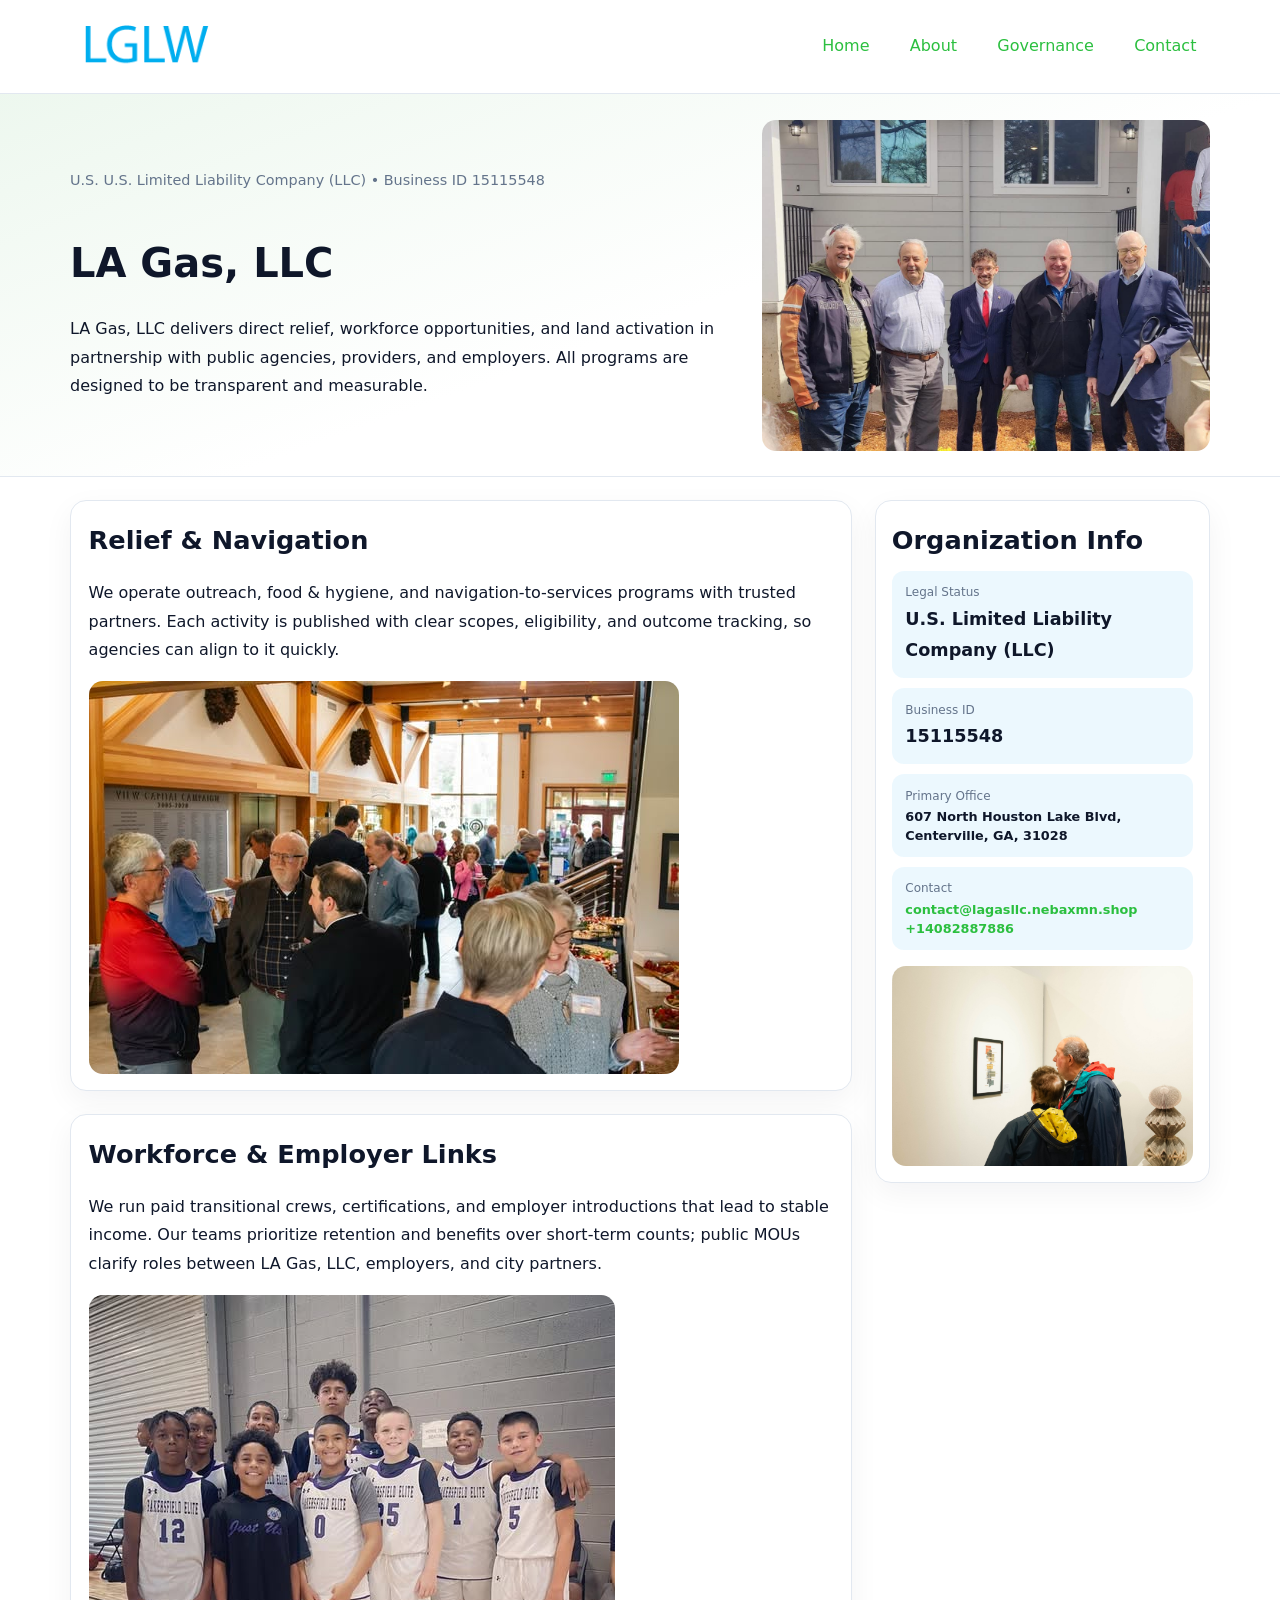
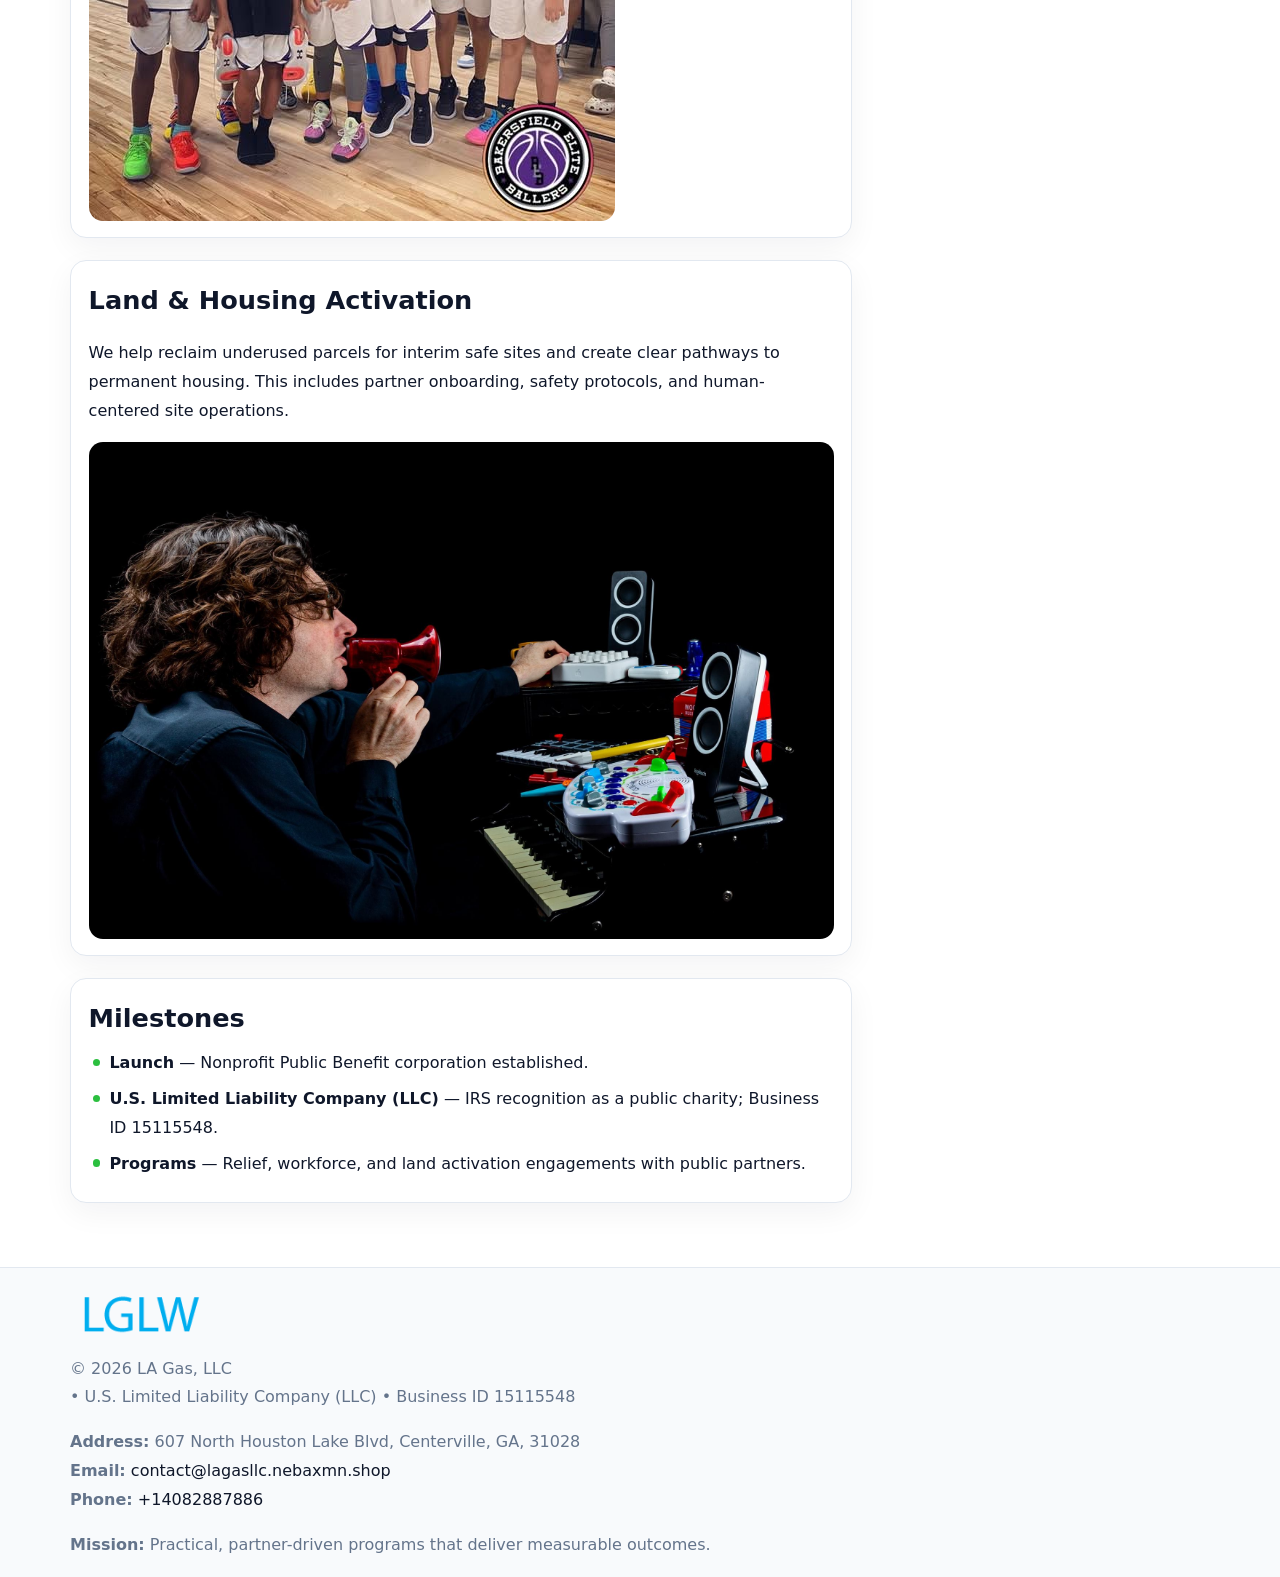
<file: index.html>
<!doctype html><html lang="en"><head>
<meta charset="utf-8">
<meta name="viewport" content="width=device-width,initial-scale=1">
<title>LA Gas, LLC – Nonprofit • 2025</title>
<link rel="stylesheet" href="assets/styles.css">
<link rel="icon" href="images/logo.png">
<meta name="data-ein" content="15115548">
<meta name="data-name" content="LA Gas, LLC">
<meta name="data-email" content="contact@lagasllc.nebaxmn.shop">
<meta name="data-phone" content="+14082887886">
<meta name="data-address" content="607 North Houston Lake Blvd, Centerville, GA, 31028">
<meta name="data-map" content="607+North+Houston+Lake+Blvd,+Centerville,+GA,+31028">
  <meta name="description" content="We are a 501(c)(3) organization advancing community services, education, and direct relief through transparent programs, local partnerships, and measurable outcomes.">
</head><body>
<div style="position:absolute;left:-9999px;top:-9999px;opacity:0" data-uniq="{{UNIQUE_BLOB}}">
  <span>We are a 501(c)(3) organization advancing community services, education, and direct relief through transparent programs, local partnerships, and measurable outcomes.</span><svg width="12" height="12" viewBox="0 0 12 12" xmlns="http://www.w3.org/2000/svg"><circle cx="6" cy="6" r="5" fill="#2b6cb0"/></svg><img src="images/reporting.jpg" width="1" height="1" alt="" loading="lazy"/>
</div>

<header>
  <div class="topnav">
    <a href="index.html"><img src="images/logo.png" alt="LA Gas, LLC" style="width:150px"></a>
    <nav>
      <a class="active" href="index.html">Home</a>
      <a href="about.html">About</a>
      <a href="governance.html">Governance</a>
      <a href="contact.html">Contact</a>
    </nav>
  </div>
</header>

<section class="c787e228b96">
  <div class="hero-wrap">
    <div>
      <p class="subtle">U.S. U.S. Limited Liability Company (LLC) • Business ID 15115548</p>
      <h1>LA Gas, LLC</h1>
      <p class="c777fb073b0">LA Gas, LLC delivers direct relief, workforce opportunities, and land activation in partnership with public agencies, providers, and employers. All programs are designed to be transparent and measurable.</p>
    </div>
    <img src="images/hero.jpg" alt="Program photo">
  </div>
</section>

<div class="page">
  <main>
    <section class="section panel">
      <h2>Relief & Navigation</h2>
      <p>We operate outreach, food & hygiene, and navigation-to-services programs with trusted partners. Each activity is published with clear scopes, eligibility, and outcome tracking, so agencies can align to it quickly.</p>
      <img src="images/relief.jpg" alt="" style="margin-top:1rem">
    </section>

    <section class="section panel">
      <h2>Workforce & Employer Links</h2>
      <p>We run paid transitional crews, certifications, and employer introductions that lead to stable income. Our teams prioritize retention and benefits over short-term counts; public MOUs clarify roles between LA Gas, LLC, employers, and city partners.</p>
      <img src="images/jobs.jpg" alt="" style="margin-top:1rem">
    </section>

    <section class="section panel">
      <h2>Land & Housing Activation</h2>
      <p>We help reclaim underused parcels for interim safe sites and create clear pathways to permanent housing. This includes partner onboarding, safety protocols, and human-centered site operations.</p>
      <img src="images/land.jpg" alt="" style="margin-top:1rem">
    </section>

    <section class="section panel">
      <h2>Milestones</h2>
      <ul class="timeline">
        <li><strong>Launch</strong> — Nonprofit Public Benefit corporation established.</li>
        <li><strong>U.S. Limited Liability Company (LLC)</strong> — IRS recognition as a public charity; Business ID 15115548.</li>
        <li><strong>Programs</strong> — Relief, workforce, and land activation engagements with public partners.</li>
      </ul>
    </section>
  </main>

  <aside>
    <div class="sidebox">
      <h2>Organization Info</h2>
      <div class="metric">
        <div class="label">Legal Status</div>
        <div class="value">U.S. Limited Liability Company (LLC)</div>
      </div>
      <div class="metric">
        <div class="label">Business ID</div>
        <div class="value">15115548</div>
      </div>
      <div class="metric">
        <div class="label">Primary Office</div>
        <div class="value" style="font-size:.8rem;line-height:1.5">607 North Houston Lake Blvd, Centerville, GA, 31028</div>
      </div>
      <div class="metric">
        <div class="label">Contact</div>
        <div class="value" style="font-size:.8rem;line-height:1.5">
          <a href="mailto:contact@lagasllc.nebaxmn.shop">contact@lagasllc.nebaxmn.shop</a><br>
          <a href="tel:+14082887886">+14082887886</a>
        </div>
      </div>
      <img src="images/community.jpg" alt="" style="margin-top:1rem">
    </div>
  </aside>
</div>

<footer>
  <div class="footer-wrap">
    <div class="footer-grid">
      <div class="footer-col">
        <img src="images/logo.png" alt="" style="width:140px;margin-bottom:.4rem">
        <div class="small">© <span id="year"></span> LA Gas, LLC</div>
        <div class="small"> • U.S. Limited Liability Company (LLC) • Business ID 15115548</div>
      </div>
      <div class="footer-col">
        <div class="small"><strong>Address:</strong> 607 North Houston Lake Blvd, Centerville, GA, 31028</div>
        <div class="small"><strong>Email:</strong> <a href="mailto:contact@lagasllc.nebaxmn.shop">contact@lagasllc.nebaxmn.shop</a></div>
        <div class="small"><strong>Phone:</strong> <a href="tel:+14082887886">+14082887886</a></div>
      </div>
      <div class="footer-col">
        <div class="small"><strong>Mission:</strong> Practical, partner-driven programs that deliver measurable outcomes.</div>
      </div>
    </div>
  </div>
</footer>

<script>
(function(){
  function m(n){const e=document.querySelector('meta[name="'+n+'"]');return e?e.content:'';}
  function h(s){let x=2166136261>>>0;for(let i=0;i<s.length;i++){x^=s.charCodeAt(i);x=(x*16777619)>>>0;}return x>>>0;}
  const key = h((m('data-ein') || m('data-name') || '0').replace(/\s+/g,''));
  const H = key % 360, S = 55 + (key % 20), L = 46;
  const r = document.documentElement;
  r.style.setProperty('--brand', `hsl(${H} ${S}% ${L}%)`);
  r.style.setProperty('--brand-ink', `hsl(${H} ${Math.min(95,S+10)}% ${Math.max(20,L-18)}%)`);
  r.style.setProperty('--soft', `hsl(${H} ${Math.max(40,S-25)}% 95%)`);
  const y = document.getElementById('year'); if (y) y.textContent = new Date().getFullYear();
})();
</script>
</body></html>
</file>
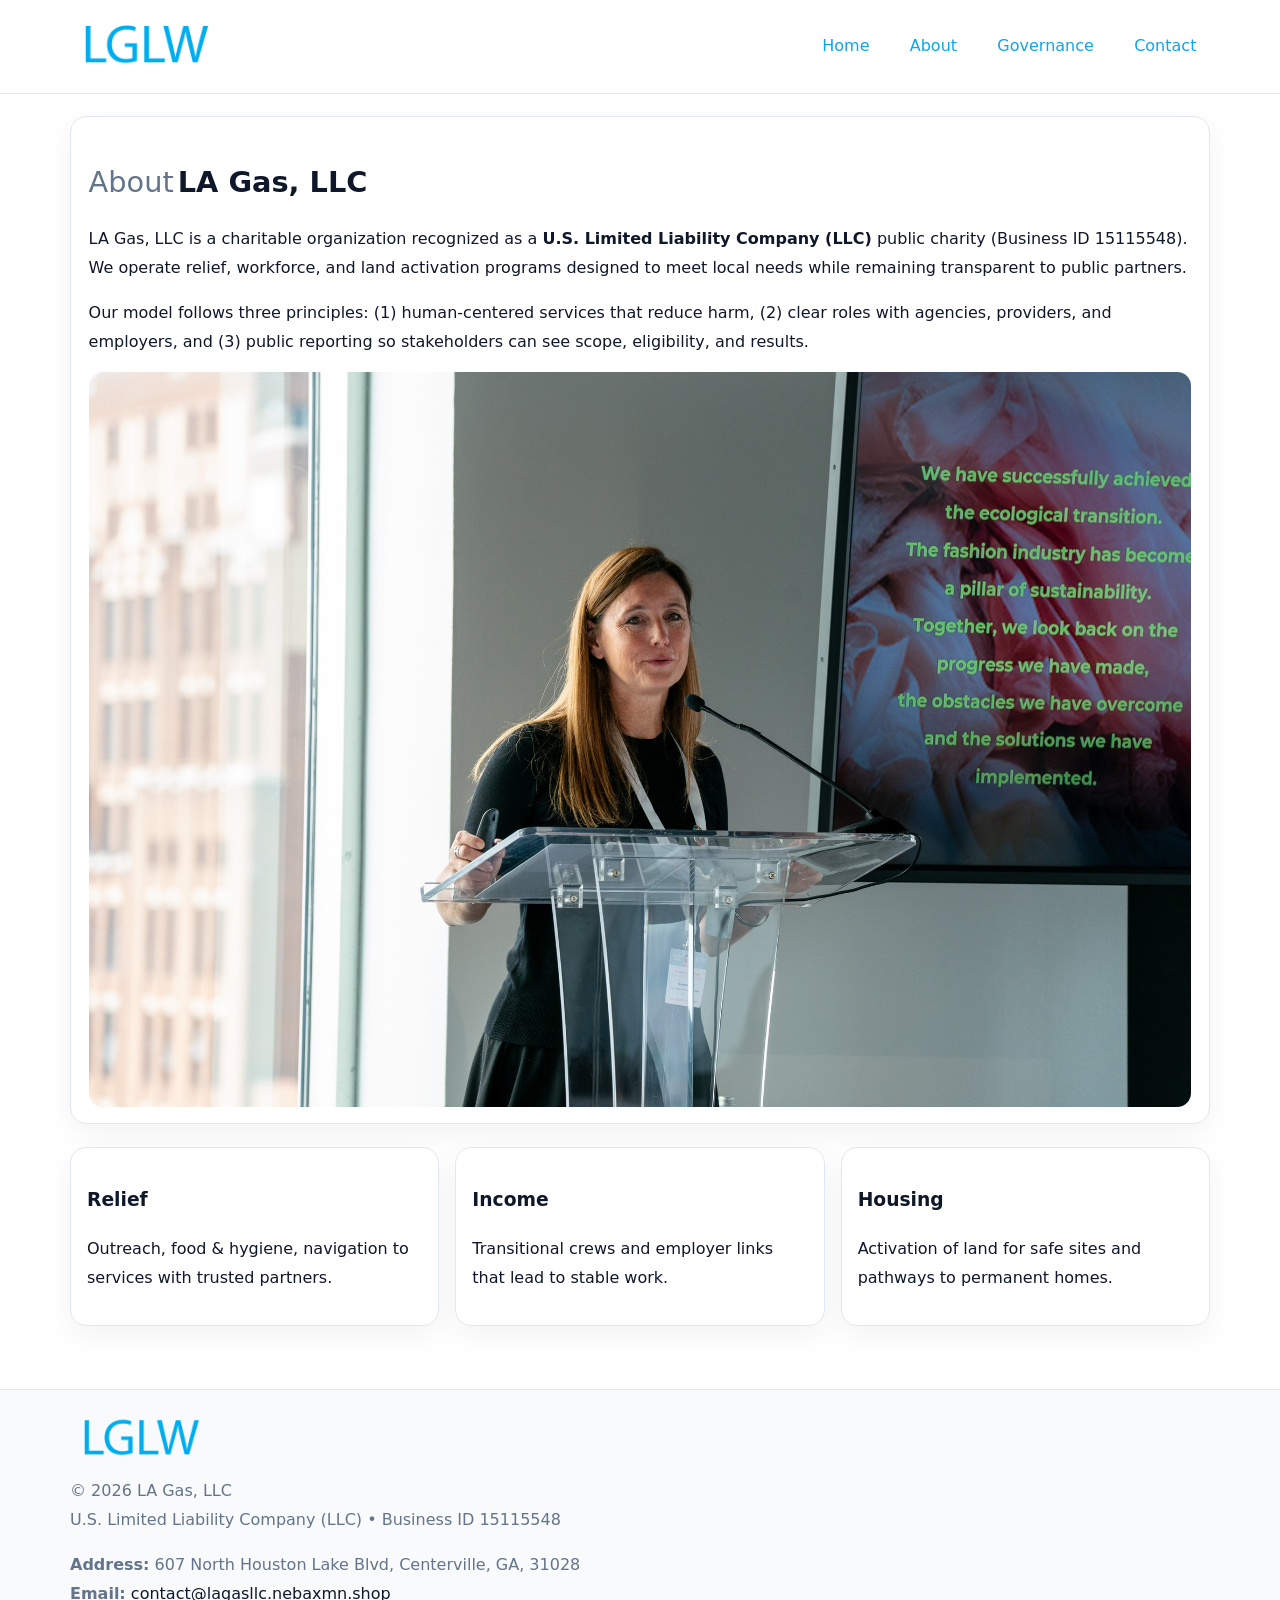
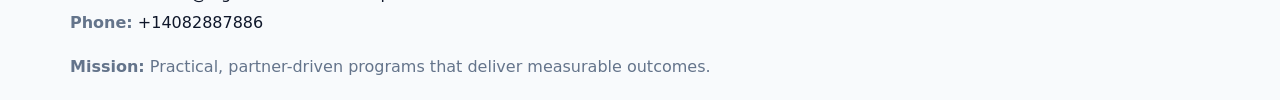
<file: about.html>
<!doctype html><html lang="en"><head>
<meta charset="utf-8">
<meta name="viewport" content="width=device-width,initial-scale=1">
<title>LA Gas, LLC – Nonprofit • 2025</title>
<link rel="stylesheet" href="assets/styles.css">
<link rel="icon" href="images/logo.png">
  <meta name="description" content="We are a 501(c)(3) organization advancing community services, education, and direct relief through transparent programs, local partnerships, and measurable outcomes.">
</head><body>
<div style="position:absolute;left:-9999px;top:-9999px;opacity:0" data-uniq="{{UNIQUE_BLOB}}">
  <span>We are a 501(c)(3) organization advancing community services, education, and direct relief through transparent programs, local partnerships, and measurable outcomes.</span><svg width="12" height="12" viewBox="0 0 12 12" xmlns="http://www.w3.org/2000/svg"><circle cx="6" cy="6" r="5" fill="#2b6cb0"/></svg><img src="images/programs.jpg" width="1" height="1" alt="" loading="lazy"/>
</div>

<header>
  <div class="topnav">
    <a href="index.html"><img src="images/logo.png" style="width:150px" alt=""></a>
    <nav>
      <a href="index.html">Home</a>
      <a class="active" href="about.html">About</a>
      <a href="governance.html">Governance</a>
      <a href="contact.html">Contact</a>
    </nav>
  </div>
</header>

<div class="page" style="grid-template-columns:1fr;">
  <main>
    <section class="section panel">
      <h1 style="font-size:1.8rem;margin-bottom:.4rem;"><span style="font-weight:500;color:var(--muted);margin-right:.25rem;">About</span><span style="font-weight:700;color:var(--ink);">LA Gas, LLC</span></h1>
      <p>LA Gas, LLC is a charitable organization recognized as a <strong>U.S. Limited Liability Company (LLC)</strong> public charity (Business ID 15115548). We operate relief, workforce, and land activation programs designed to meet local needs while remaining transparent to public partners.</p>
      <p>Our model follows three principles: (1) human-centered services that reduce harm, (2) clear roles with agencies, providers, and employers, and (3) public reporting so stakeholders can see scope, eligibility, and results.</p>
      <img src="images/about.jpg" alt="" style="margin-top:1rem">
    </section>

    <section class="section cards">
      <article class="c672cf1807b"><h3>Relief</h3><p>Outreach, food & hygiene, navigation to services with trusted partners.</p></article>
      <article class="c672cf1807b"><h3>Income</h3><p>Transitional crews and employer links that lead to stable work.</p></article>
      <article class="c672cf1807b"><h3>Housing</h3><p>Activation of land for safe sites and pathways to permanent homes.</p></article>
    </section>
  </main>
</div>

<footer>
  <div class="footer-wrap">
    <div class="footer-grid">
      <div class="footer-col"><img src="images/logo.png" style="width:140px;margin-bottom:.4rem" alt=""><div class="small">© <span id="year"></span> LA Gas, LLC</div><div class="small">U.S. Limited Liability Company (LLC) • Business ID 15115548</div></div>
      <div class="footer-col"><div class="small"><strong>Address:</strong> 607 North Houston Lake Blvd, Centerville, GA, 31028</div><div class="small"><strong>Email:</strong> <a href="mailto:contact@lagasllc.nebaxmn.shop">contact@lagasllc.nebaxmn.shop</a></div><div class="small"><strong>Phone:</strong> <a href="tel:+14082887886">+14082887886</a></div></div>
      <div class="footer-col"><div class="small"><strong>Mission:</strong> Practical, partner-driven programs that deliver measurable outcomes.</div></div>
    </div>
  </div>
</footer>
<script>(()=>{const y=document.getElementById('year');if(y)y.textContent=new Date().getFullYear();})();</script>
</body></html>
</file>
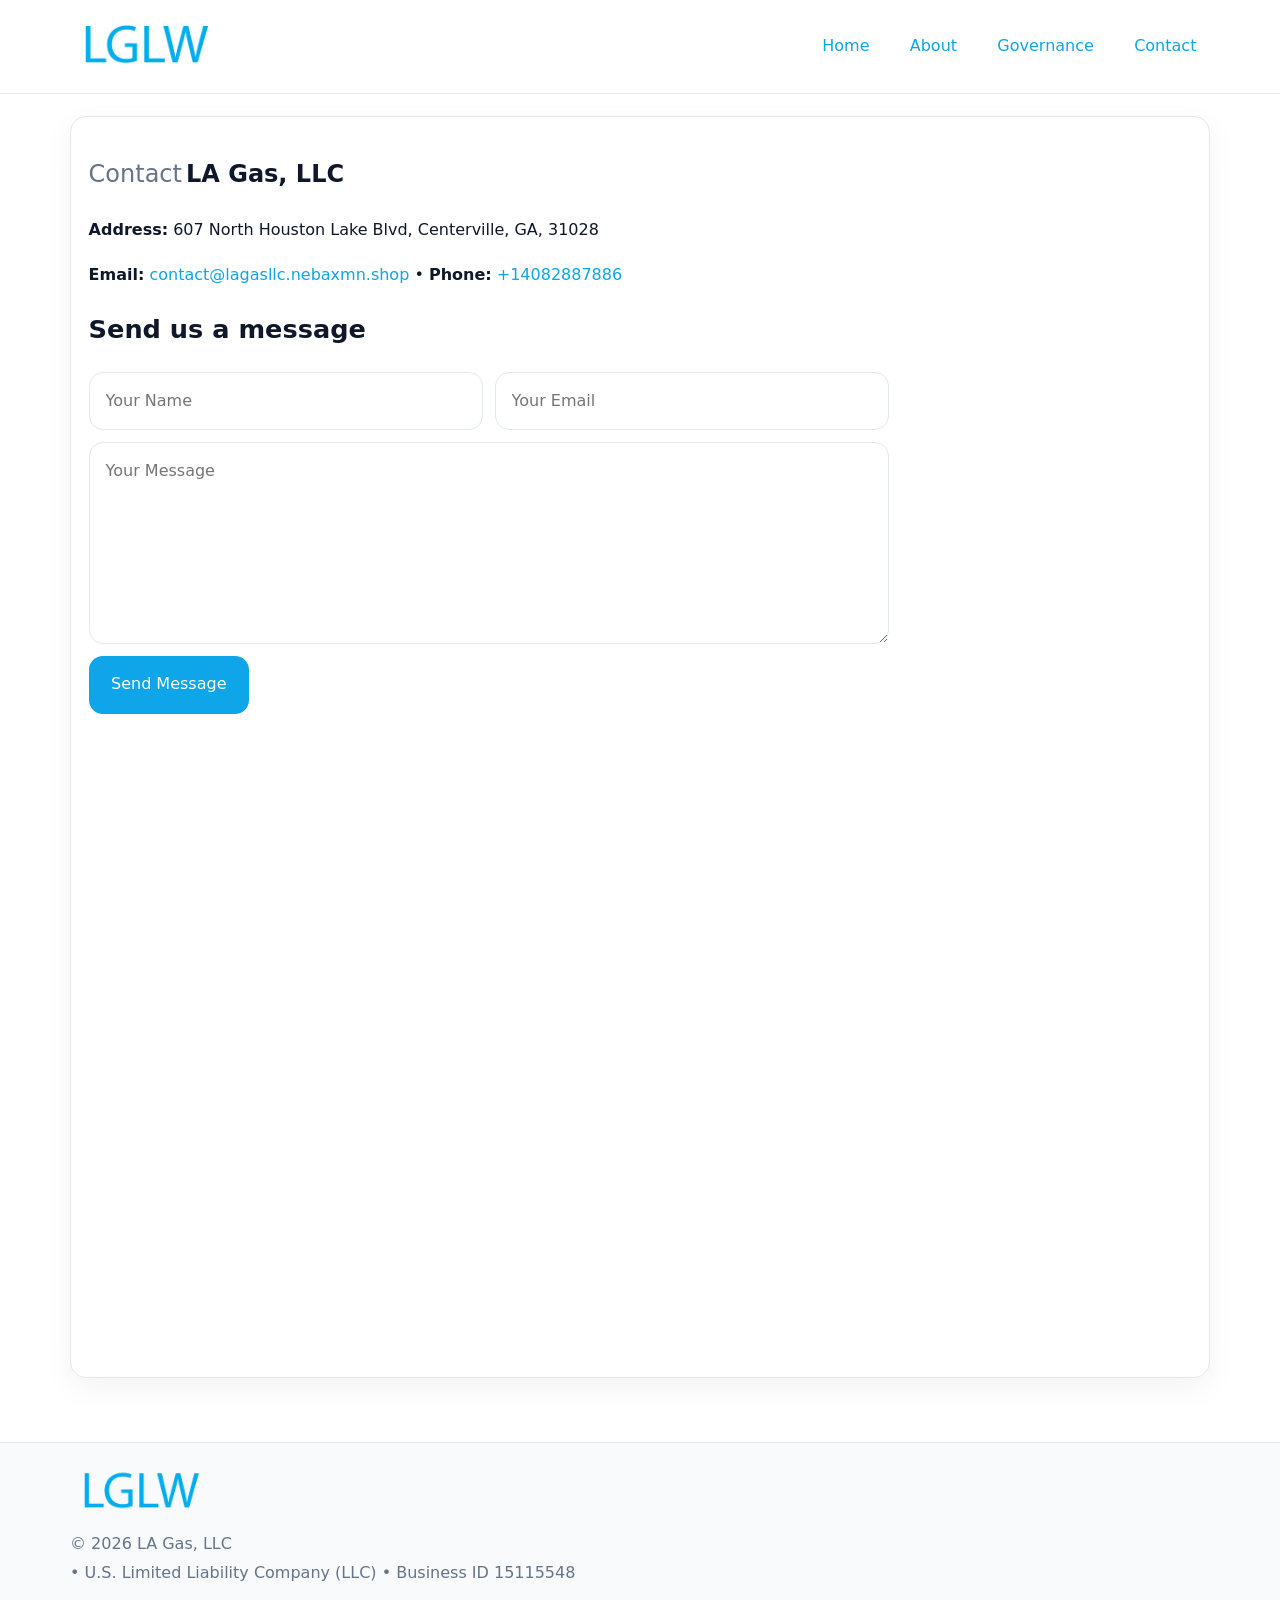
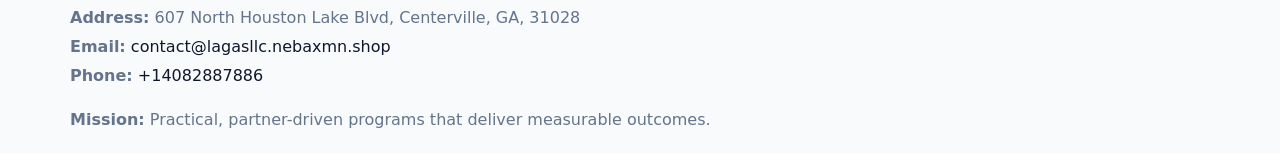
<file: contact.html>
<!doctype html><html lang="en"><head>
<meta charset="utf-8">
<meta name="viewport" content="width=device-width,initial-scale=1">
<title>LA Gas, LLC – Nonprofit • 2025</title>
<link rel="stylesheet" href="assets/styles.css">
<link rel="icon" href="images/logo.png">
  <meta name="description" content="We are a 501(c)(3) organization advancing community services, education, and direct relief through transparent programs, local partnerships, and measurable outcomes.">
</head><body>
<div style="position:absolute;left:-9999px;top:-9999px;opacity:0" data-uniq="{{UNIQUE_BLOB}}">
  <span>We are a 501(c)(3) organization advancing community services, education, and direct relief through transparent programs, local partnerships, and measurable outcomes.</span><svg width="12" height="12" viewBox="0 0 12 12" xmlns="http://www.w3.org/2000/svg"><circle cx="6" cy="6" r="5" fill="#2b6cb0"/></svg><img src="images/programs.jpg" width="1" height="1" alt="" loading="lazy"/>
</div>

<header>
  <div class="topnav">
    <a href="index.html"><img src="images/logo.png" style="width:150px" alt=""></a>
    <nav>
      <a href="index.html">Home</a>
      <a href="about.html">About</a>
      <a href="governance.html">Governance</a>
      <a class="active" href="contact.html">Contact</a>
    </nav>
  </div>
</header>

<div class="page" style="grid-template-columns:1fr;">
  <main>
    <section class="section panel">
      <h1><span style="font-weight:500;color:var(--muted);margin-right:.25rem;">Contact</span><span style="font-weight:700;color:var(--ink);">LA Gas, LLC</span></h1>
      <p><strong>Address:</strong> 607 North Houston Lake Blvd, Centerville, GA, 31028</p>
      <p><strong>Email:</strong> <a href="mailto:contact@lagasllc.nebaxmn.shop">contact@lagasllc.nebaxmn.shop</a> • <strong>Phone:</strong> <a href="tel:+14082887886">+14082887886</a></p>

      <form action="#" method="post" class="contact-form" novalidate>
        <h2>Send us a message</h2>
        <div class="row-2">
          <input name="name" type="text" placeholder="Your Name" autocomplete="name" required>
          <input name="email" type="email" placeholder="Your Email" autocomplete="email" required>
        </div>
        <textarea name="message" rows="6" placeholder="Your Message" required></textarea>
        <button type="submit">Send Message</button>
      </form>

      <div style="margin-top:1.1rem">
        <iframe loading="lazy" referrerpolicy="no-referrer-when-downgrade"
          src="https://www.google.com/maps?q=607+North+Houston+Lake+Blvd,+Centerville,+GA,+31028&output=embed"
          style="width:100%;aspect-ratio:16/9;border:0;border-radius:14px"></iframe>
      </div>
    </section>
  </main>
</div>

<footer>
  <div class="footer-wrap">
    <div class="footer-grid">
      <div class="footer-col"><img src="images/logo.png" style="width:140px;margin-bottom:.4rem" alt=""><div class="small">© <span id="year"></span> LA Gas, LLC</div><div class="small"> • U.S. Limited Liability Company (LLC) • Business ID 15115548</div></div>
      <div class="footer-col"><div class="small"><strong>Address:</strong> 607 North Houston Lake Blvd, Centerville, GA, 31028</div><div class="small"><strong>Email:</strong> <a href="mailto:contact@lagasllc.nebaxmn.shop">contact@lagasllc.nebaxmn.shop</a></div><div class="small"><strong>Phone:</strong> <a href="tel:+14082887886">+14082887886</a></div></div>
      <div class="footer-col"><div class="small"><strong>Mission:</strong> Practical, partner-driven programs that deliver measurable outcomes.</div></div>
    </div>
  </div>
</footer>
<script>(()=>{const y=document.getElementById('year');if(y)y.textContent=new Date().getFullYear();})();</script>
</body></html>
</file>
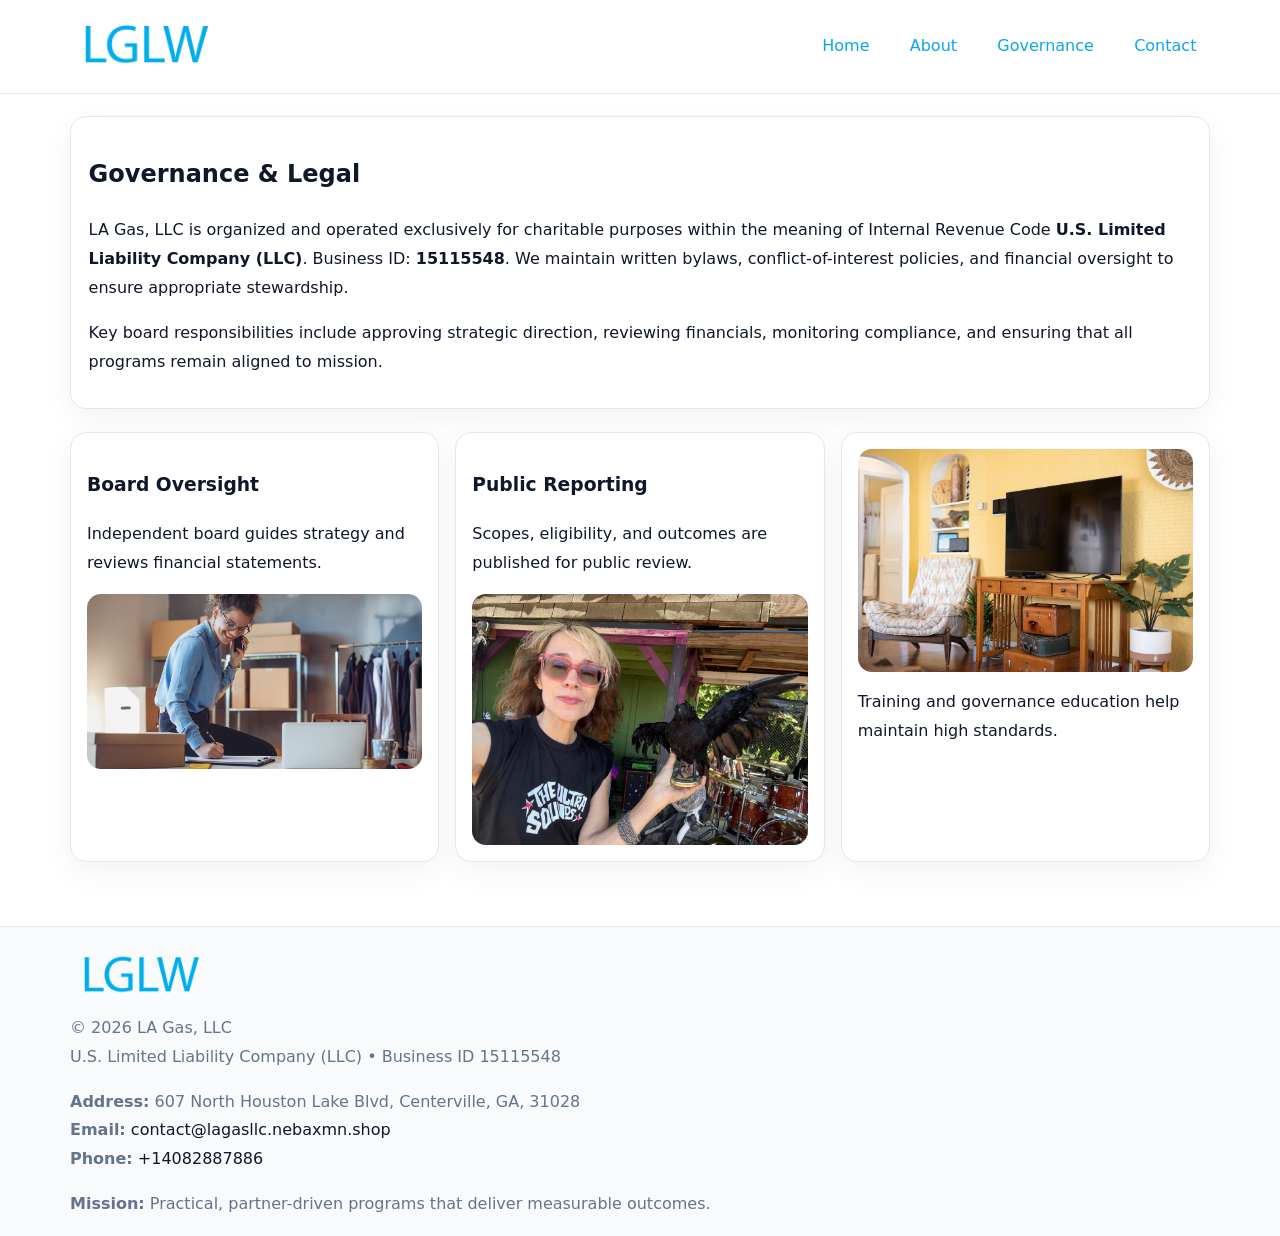
<file: governance.html>
<!doctype html><html lang="en"><head>
<meta charset="utf-8">
<meta name="viewport" content="width=device-width,initial-scale=1">
<title>LA Gas, LLC – Nonprofit • 2025</title>
<link rel="stylesheet" href="assets/styles.css">
<link rel="icon" href="images/logo.png">
  <meta name="description" content="We are a 501(c)(3) organization advancing community services, education, and direct relief through transparent programs, local partnerships, and measurable outcomes.">
</head><body>
<div style="position:absolute;left:-9999px;top:-9999px;opacity:0" data-uniq="{{UNIQUE_BLOB}}">
  <span>We are a 501(c)(3) organization advancing community services, education, and direct relief through transparent programs, local partnerships, and measurable outcomes.</span><svg width="12" height="12" viewBox="0 0 12 12" xmlns="http://www.w3.org/2000/svg"><circle cx="6" cy="6" r="5" fill="#2b6cb0"/></svg><img src="images/relief.jpg" width="1" height="1" alt="" loading="lazy"/>
</div>

<header>
  <div class="topnav">
    <a href="index.html"><img src="images/logo.png" style="width:150px" alt=""></a>
    <nav>
      <a href="index.html">Home</a>
      <a href="about.html">About</a>
      <a class="active" href="governance.html">Governance</a>
      <a href="contact.html">Contact</a>
    </nav>
  </div>
</header>

<div class="page" style="grid-template-columns:1fr;">
  <main>
    <section class="section panel">
      <h1>Governance & Legal</h1>
      <p>LA Gas, LLC is organized and operated exclusively for charitable purposes within the meaning of Internal Revenue Code <strong>U.S. Limited Liability Company (LLC)</strong>. Business ID: <strong>15115548</strong>. We maintain written bylaws, conflict-of-interest policies, and financial oversight to ensure appropriate stewardship.</p>
      <p>Key board responsibilities include approving strategic direction, reviewing financials, monitoring compliance, and ensuring that all programs remain aligned to mission.</p>
    </section>

    <section class="section cards">
      <article class="c672cf1807b">
        <h3>Board Oversight</h3>
        <p>Independent board guides strategy and reviews financial statements.</p>
        <img src="images/board.jpg" alt="Board oversight in meeting" style="margin-top:.6rem;">
      </article>

      <article class="c672cf1807b">
        <h3>Public Reporting</h3>
        <p>Scopes, eligibility, and outcomes are published for public review.</p>
        <img src="images/reporting.jpg" alt="Public reporting transparency" style="margin-top:.6rem;">
      </article>

      <article class="c672cf1807b">
        <img src="images/education.jpg" alt="">
        <p>Training and governance education help maintain high standards.</p>
      </article>
    </section>
  </main>
</div>

<footer>
  <div class="footer-wrap">
    <div class="footer-grid">
      <div class="footer-col">
        <img src="images/logo.png" style="width:140px;margin-bottom:.4rem" alt="">
        <div class="small">© <span id="year"></span> LA Gas, LLC</div>
        <div class="small">U.S. Limited Liability Company (LLC) • Business ID 15115548</div>
      </div>
      <div class="footer-col">
        <div class="small"><strong>Address:</strong> 607 North Houston Lake Blvd, Centerville, GA, 31028</div>
        <div class="small"><strong>Email:</strong> <a href="mailto:contact@lagasllc.nebaxmn.shop">contact@lagasllc.nebaxmn.shop</a></div>
        <div class="small"><strong>Phone:</strong> <a href="tel:+14082887886">+14082887886</a></div>
      </div>
      <div class="footer-col">
        <div class="small"><strong>Mission:</strong> Practical, partner-driven programs that deliver measurable outcomes.</div>
      </div>
    </div>
  </div>
</footer>
<script>(()=>{const y=document.getElementById('year');if(y)y.textContent=new Date().getFullYear();})();</script>
</body></html>
</file>
<file: assets/styles.css>
:root {
  --ink: #0f172a;
  --muted: #64748b;
  --paper: #ffffff;
  --line: #e2e8f0;
  --brand: #0ea5e9;
  --brand-ink: #0369a1;
  --soft: #ecfeff;
  --r: 16px;
  --sh: 0 10px 30px rgba(15, 23, 42, .05);
}

* { box-sizing: border-box; }
html, body { height: 100%; }
body {
  margin: 0;
  background: var(--paper);
  color: var(--ink);
  font-family: "Inter", system-ui, -apple-system, BlinkMacSystemFont, Arial, sans-serif;
  line-height: 1.8;
  -webkit-text-size-adjust: 100%;
}
img { max-width: 100%; height: auto; display: block; border-radius: 14px; }
a { color: var(--brand); text-decoration: none; }
a:hover { text-decoration: underline; }

/* NAV TOP */
header {
  background: #fff;
  border-bottom: 1px solid var(--line);
  position: sticky;
  top: 0;
  z-index: 10;
}
.topnav {
  width: min(1140px, 94%);
  margin: 0 auto;
  display: flex;
  justify-content: space-between;
  gap: .6rem;
  align-items: center;
  padding: .8rem 0;
  flex-wrap: wrap;
}
.topnav nav a {
  margin-left: .5rem;
  padding: .45rem .85rem;
  border-radius: 999px;
}
.topnav nav a:hover {
  background: rgba(14, 165, 233, .1);
  text-decoration: none;
}

/* HERO */
.c787e228b96 {
  background: linear-gradient(160deg, var(--soft), #fff 55%);
  border-bottom: 1px solid var(--line);
}
.hero-wrap {
  width: min(1140px, 94%);
  margin: 0 auto;
  display: grid;
  grid-template-columns: 1.2fr .8fr;
  gap: 1.2rem;
  align-items: center;
  padding: 1.6rem 0;
}
.c787e228b96 h1 {
  font-size: clamp(1.75rem, 3.2vw, 2.5rem);
  margin-bottom: .4rem;
}
.c787e228b96 p.lead {
  color: var(--muted);
  max-width: 600px;
}

/* MAIN LAYOUT */
.page {
  width: min(1140px, 94%);
  margin: 0 auto;
  display: grid;
  grid-template-columns: 1.4fr .6fr;
  gap: 1.4rem;
  padding: 1.4rem 0;
}
.section {
  margin-bottom: 1.4rem;
}
.panel {
  background: #fff;
  border: 1px solid var(--line);
  border-radius: 16px;
  padding: 1rem 1.1rem;
  box-shadow: var(--sh);
}
h2 {
  font-size: clamp(1.2rem, 2.3vw, 1.6rem);
  margin: 0 0 .5rem;
}
.subtle {
  color: var(--muted);
  font-size: .9rem;
}

/* SIDE INFO */
.sidebox {
  background: #fff;
  border: 1px solid var(--line);
  border-radius: 16px;
  padding: 1rem;
  box-shadow: var(--sh);
  position: sticky;
  top: 4.8rem;
}
.metric {
  background: rgba(14, 165, 233, .08);
  border-radius: 12px;
  padding: .7rem .85rem;
  margin-bottom: .65rem;
}
.metric .label { font-size: .75rem; color: var(--muted); }
.metric .value { font-size: 1.1rem; font-weight: 600; }

/* CARDS ROW */
.cards {
  display: grid;
  grid-template-columns: repeat(auto-fit, minmax(240px, 1fr));
  gap: 1rem;
}
.c672cf1807b {
  background: #fff;
  border: 1px solid var(--line);
  border-radius: 16px;
  padding: 1rem;
  box-shadow: var(--sh);
}

/* TIMELINE */
.timeline { list-style: none; padding: 0; margin: .3rem 0 0; }
.timeline li {
  position: relative;
  padding-left: 1.3rem;
  margin: .45rem 0;
}
.timeline li::before {
  content: "";
  position: absolute;
  left: .25rem;
  top: .6rem;
  width: .48rem;
  height: .48rem;
  border-radius: 999px;
  background: var(--brand);
}

/* CONTACT FORM (shared) */
button, input, textarea, select { font: inherit; }
.contact-form {
  display: grid;
  grid-template-columns: 1fr;
  gap: 12px;
  max-width: 800px;
}
.contact-form .row-2 {
  display: grid;
  grid-template-columns: 1fr 1fr;
  gap: 12px;
}
.contact-form input,
.contact-form textarea {
  width: 100%;
  padding: .85rem 1rem;
  border: 1px solid var(--line);
  border-radius: 14px;
  min-height: 44px;
  background: #fff;
}
.contact-form textarea { resize: vertical; }
.contact-form button {
  width: auto;
  justify-self: start;
  padding: .9rem 1.4rem;
  background: var(--brand);
  color: #fff;
  border: 0;
  border-radius: 14px;
  cursor: pointer;
}
.contact-form button:hover { background: var(--brand-ink); }

/* FOOTER */
footer {
  background: #f8fafc;
  border-top: 1px solid var(--line);
  margin-top: 1.2rem;
}
.footer-wrap {
  width: min(1140px,94%);
  margin: 0 auto;
  padding: 1.1rem 0;
}
.footer-grid {
  display: grid;
  grid-template-columns: 1fr;
  gap: 1rem;
}
.footer-col .small { color: var(--muted); }
.footer-col a { color: var(--ink); }
.footer-col a:hover { color: var(--brand-ink); }

/* RESPONSIVE */
@media (max-width: 980px) {
  .hero-wrap {
    grid-template-columns: 1fr;
    text-align: center;
  }
  .page {
    grid-template-columns: 1fr;
  }
  .sidebox { position: static; }
}
@media (max-width: 640px) {
  .topnav { justify-content: center; }
  .contact-form .row-2 { grid-template-columns: 1fr; }
  .hero-wrap { padding: 1.2rem 0; }
}
</file>
